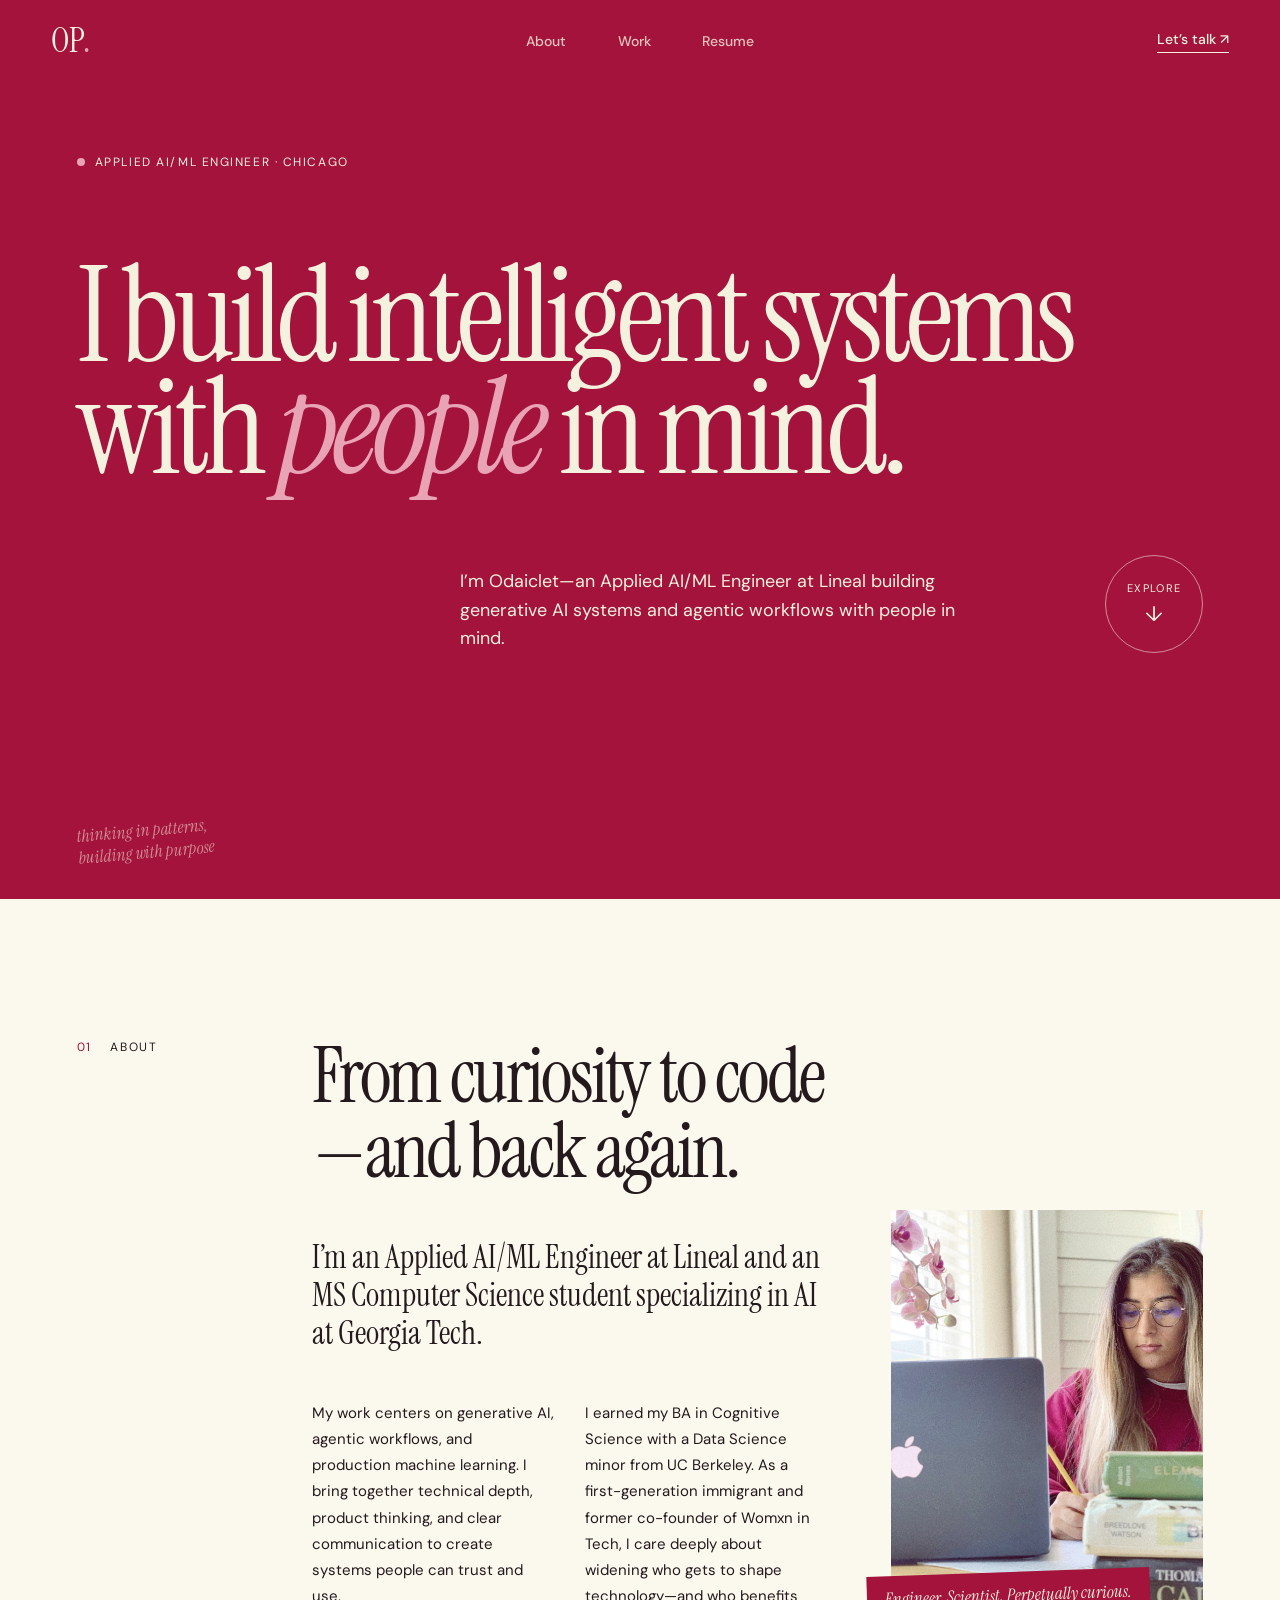
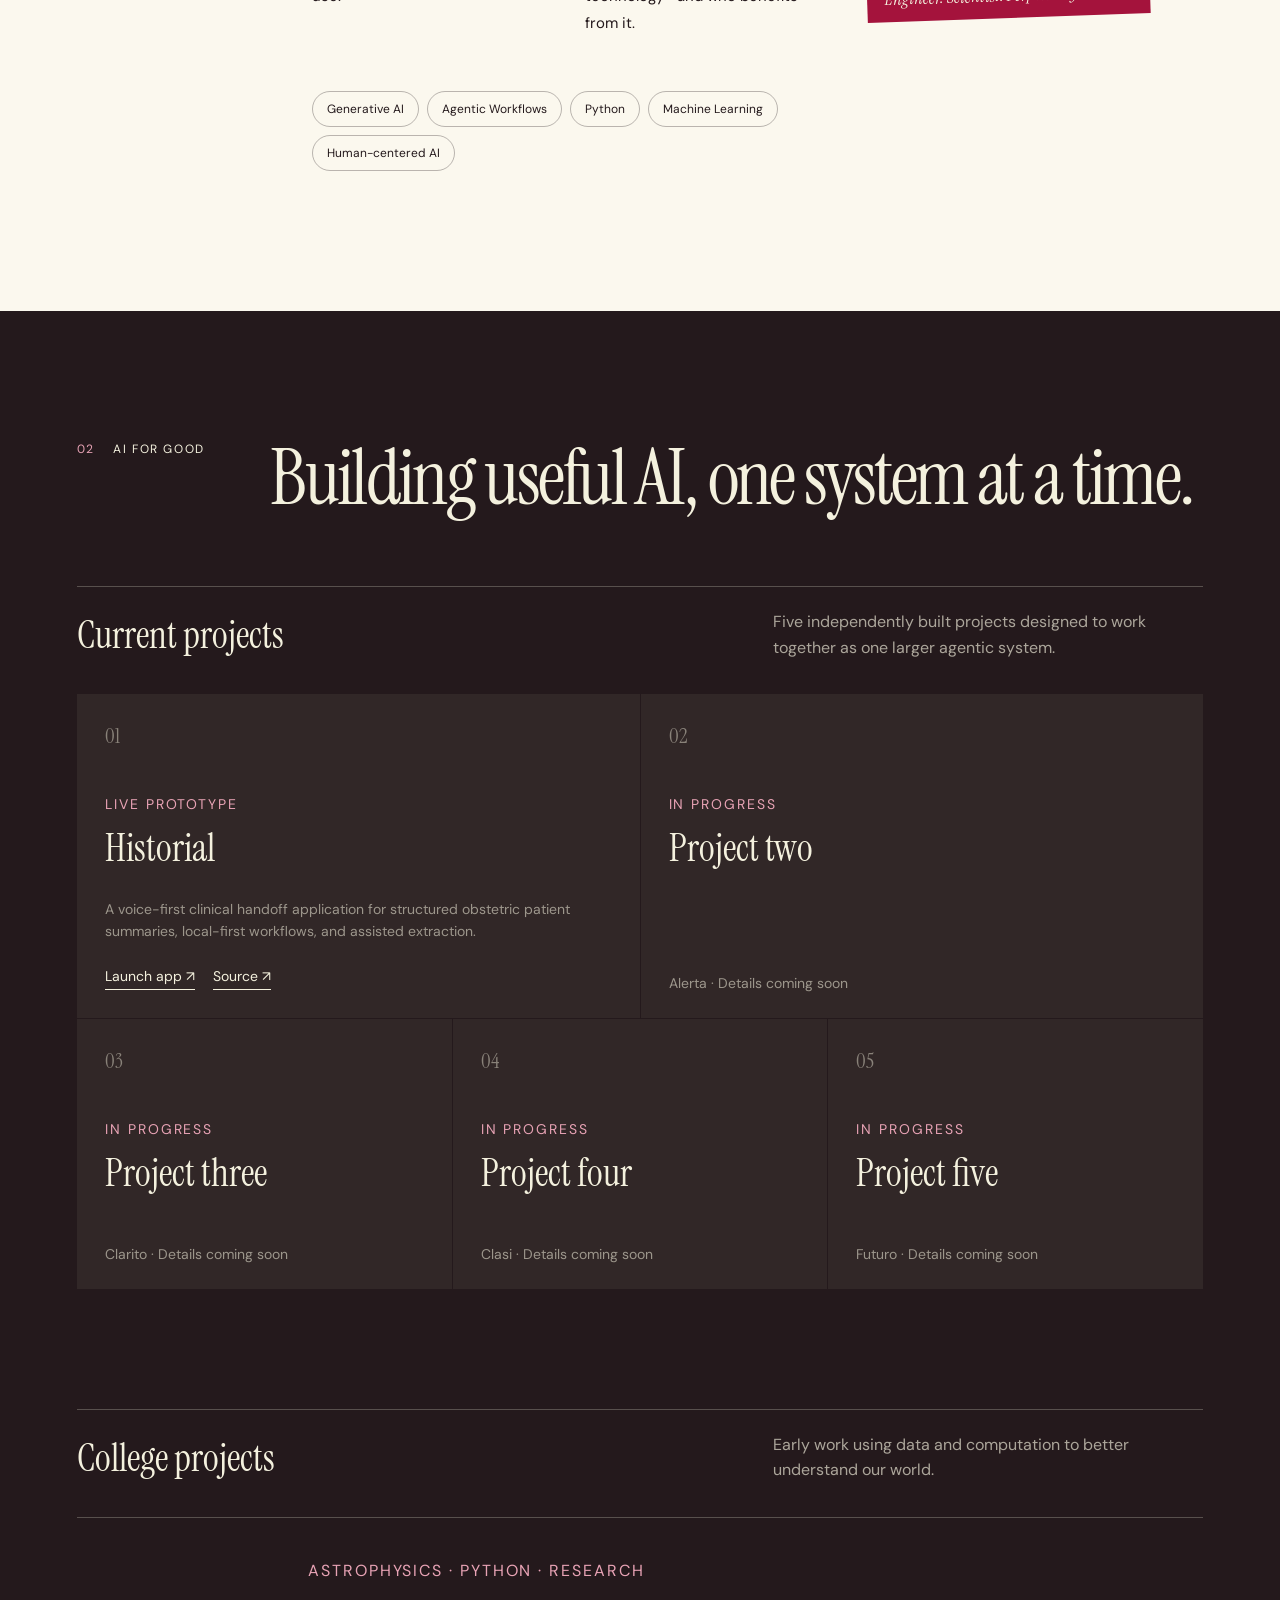
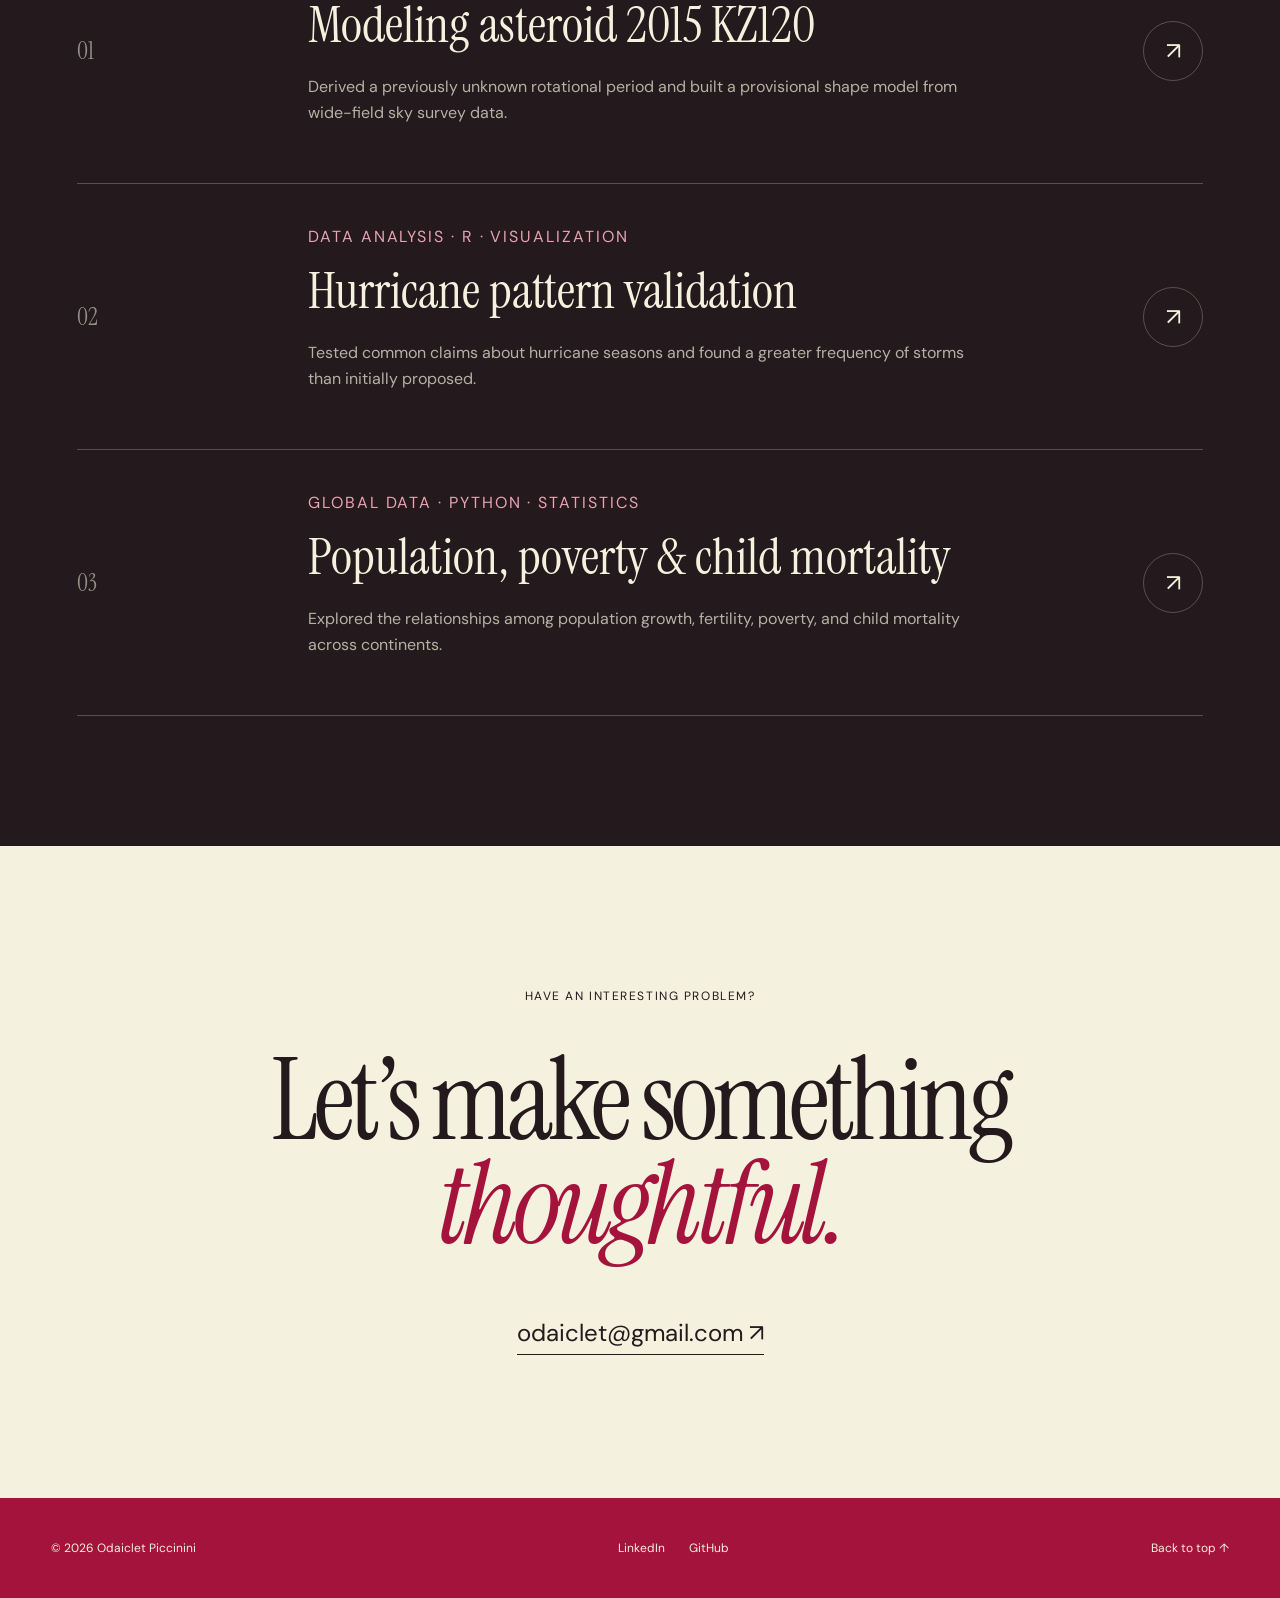
<file: index.html>
<!doctype html>
<html lang="en">
<head>
  <meta charset="utf-8">
  <meta name="viewport" content="width=device-width, initial-scale=1">
  <meta name="description" content="Odaiclet Piccinini is an Applied AI/ML Engineer building generative AI systems and agentic workflows.">
  <meta name="theme-color" content="#a4133c">
  <title>Odaiclet Piccinini — Applied AI/ML Engineer</title>
  <link rel="preconnect" href="https://fonts.googleapis.com">
  <link rel="preconnect" href="https://fonts.gstatic.com" crossorigin>
  <link href="https://fonts.googleapis.com/css2?family=DM+Sans:wght@400;500;600&family=Instrument+Serif:ital@0;1&display=swap" rel="stylesheet">
  <link rel="stylesheet" href="styles.css">
</head>
<body>
  <header class="site-header">
    <a class="wordmark" href="#top" aria-label="Odaiclet Piccinini, home">OP<span>.</span></a>
    <nav aria-label="Primary navigation">
      <a href="#about">About</a>
      <a href="#work">Work</a>
      <a href="resume.html">Resume</a>
    </nav>
    <a class="header-cta" href="mailto:odaiclet@gmail.com">Let’s talk <span aria-hidden="true">↗</span></a>
  </header>

  <main id="top">
    <section class="hero" aria-labelledby="hero-title">
      <div class="eyebrow"><span></span> Applied AI/ML Engineer · Chicago</div>
      <h1 id="hero-title">I build intelligent systems with <em>people</em> in mind.</h1>
      <div class="hero-bottom">
        <p>I’m Odaiclet—an Applied AI/ML Engineer at Lineal building generative AI systems and agentic workflows with people in mind.</p>
        <a class="circle-link" href="#about" aria-label="Learn more about Odaiclet"><span>Explore</span><b aria-hidden="true">↓</b></a>
      </div>
      <div class="scribble" aria-hidden="true">thinking in patterns,<br>building with purpose</div>
    </section>

    <section class="about" id="about" aria-labelledby="about-title">
      <div class="section-label"><span>01</span> About</div>
      <div class="about-copy">
        <h2 id="about-title">From curiosity to code—and back again.</h2>
        <p class="lead">I’m an Applied AI/ML Engineer at Lineal and an MS Computer Science student specializing in AI at Georgia Tech.</p>
        <div class="about-columns">
          <p>My work centers on generative AI, agentic workflows, and production machine learning. I bring together technical depth, product thinking, and clear communication to create systems people can trust and use.</p>
          <p>I earned my BA in Cognitive Science with a Data Science minor from UC Berkeley. As a first-generation immigrant and former co-founder of Womxn in Tech, I care deeply about widening who gets to shape technology—and who benefits from it.</p>
        </div>
        <div class="tags" aria-label="Areas of expertise">
          <span>Generative AI</span><span>Agentic Workflows</span><span>Python</span><span>Machine Learning</span><span>Human-centered AI</span>
        </div>
      </div>
      <figure class="portrait-wrap">
        <img src="images/IMG_7664.jpg" alt="Portrait of Odaiclet Piccinini" width="1242" height="1540">
        <figcaption>Engineer. Scientist. Perpetually curious.</figcaption>
      </figure>
    </section>

    <section class="work" id="work" aria-labelledby="work-title">
      <div class="work-heading">
        <div class="section-label light"><span>02</span> AI for good</div>
        <h2 id="work-title">Building useful AI, one system at a time.</h2>
      </div>
      <div class="work-group current-work">
        <div class="work-group-heading">
          <p>Current projects</p>
          <p>Five independently built projects designed to work together as one larger agentic system.</p>
        </div>
        <div class="current-grid">
          <article class="current-card has-links">
            <span>01</span>
            <p>Live prototype</p>
            <h3>Historial</h3>
          
            <small>
              A voice-first clinical handoff application for structured obstetric
              patient summaries, local-first workflows, and assisted extraction.
            </small>
          
            <div class="current-card-links">
              <a
                href="https://www.odaicletpiccinini.com/historial/"
                target="_blank"
                rel="noopener"
              >
                Launch app ↗
              </a>
          
              <a
                href="https://github.com/odaiclet/historial"
                target="_blank"
                rel="noopener"
              >
                Source ↗
              </a>
            </div>
          </article>
          <article class="current-card"><span>02</span><p>In progress</p><h3>Project two</h3><small>Alerta · Details coming soon</small></article>
          <article class="current-card"><span>03</span><p>In progress</p><h3>Project three</h3><small>Clarito · Details coming soon</small></article>
          <article class="current-card"><span>04</span><p>In progress</p><h3>Project four</h3><small>Clasi · Details coming soon</small></article>
          <article class="current-card"><span>05</span><p>In progress</p><h3>Project five</h3><small>Futuro · Details coming soon</small></article>
        </div>
      </div>
      <div class="work-group college-work">
        <div class="work-group-heading">
          <p>College projects</p>
          <p>Early work using data and computation to better understand our world.</p>
        </div>
      <div class="project-list">
        <article class="project">
          <div class="project-number">01</div>
          <div class="project-copy">
            <p class="project-type">Astrophysics · Python · Research</p>
            <h3>Modeling asteroid 2015 KZ120</h3>
            <p>Derived a previously unknown rotational period and built a provisional shape model from wide-field sky survey data.</p>
          </div>
          <a href="https://github.com/odaiclet/Shape-Model-of-Asteroid-2015-KZ120" aria-label="View asteroid project on GitHub">↗</a>
        </article>
        <article class="project">
          <div class="project-number">02</div>
          <div class="project-copy">
            <p class="project-type">Data analysis · R · Visualization</p>
            <h3>Hurricane pattern validation</h3>
            <p>Tested common claims about hurricane seasons and found a greater frequency of storms than initially proposed.</p>
          </div>
          <a href="https://github.com/odaiclet/Hurricane-Pattern-Validation" aria-label="View hurricane project on GitHub">↗</a>
        </article>
        <article class="project">
          <div class="project-number">03</div>
          <div class="project-copy">
            <p class="project-type">Global data · Python · Statistics</p>
            <h3>Population, poverty & child mortality</h3>
            <p>Explored the relationships among population growth, fertility, poverty, and child mortality across continents.</p>
          </div>
          <a href="https://github.com/odaiclet/Trend-Analysis-of-the-World-s-Population-Poverty-and-Fertility-Rates-and-Child-Mortality" aria-label="View population project on GitHub">↗</a>
        </article>
      </div>
      </div>
    </section>

    <section class="contact" id="contact" aria-labelledby="contact-title">
      <p>Have an interesting problem?</p>
      <h2 id="contact-title">Let’s make something <em>thoughtful.</em></h2>
      <a href="mailto:odaiclet@gmail.com">odaiclet@gmail.com <span aria-hidden="true">↗</span></a>
    </section>
  </main>

  <footer>
    <p>© <span id="year">2026</span> Odaiclet Piccinini</p>
    <div>
      <a href="https://www.linkedin.com/in/odaiclet">LinkedIn</a>
      <a href="https://github.com/odaiclet">GitHub</a>
    </div>
    <a href="#top">Back to top ↑</a>
  </footer>
  <script src="script.js"></script>
</body>
</html>
</file>
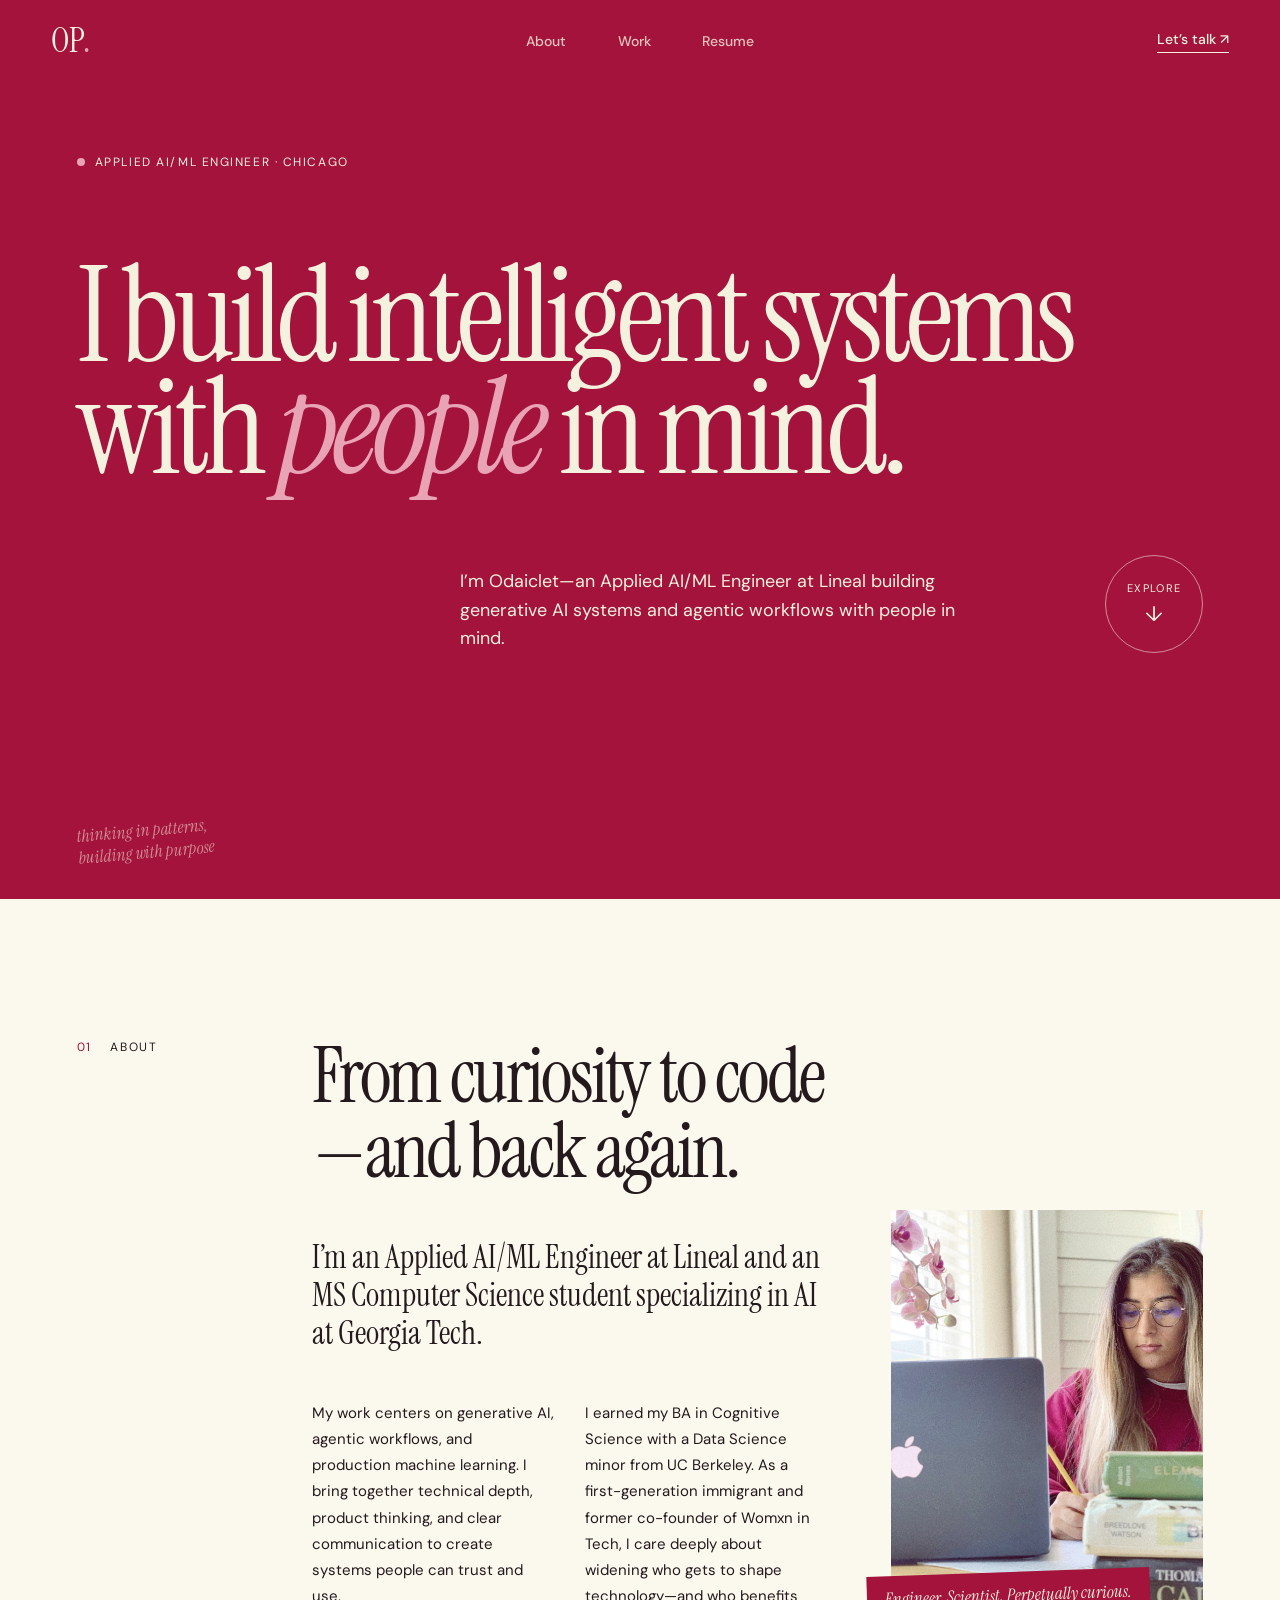
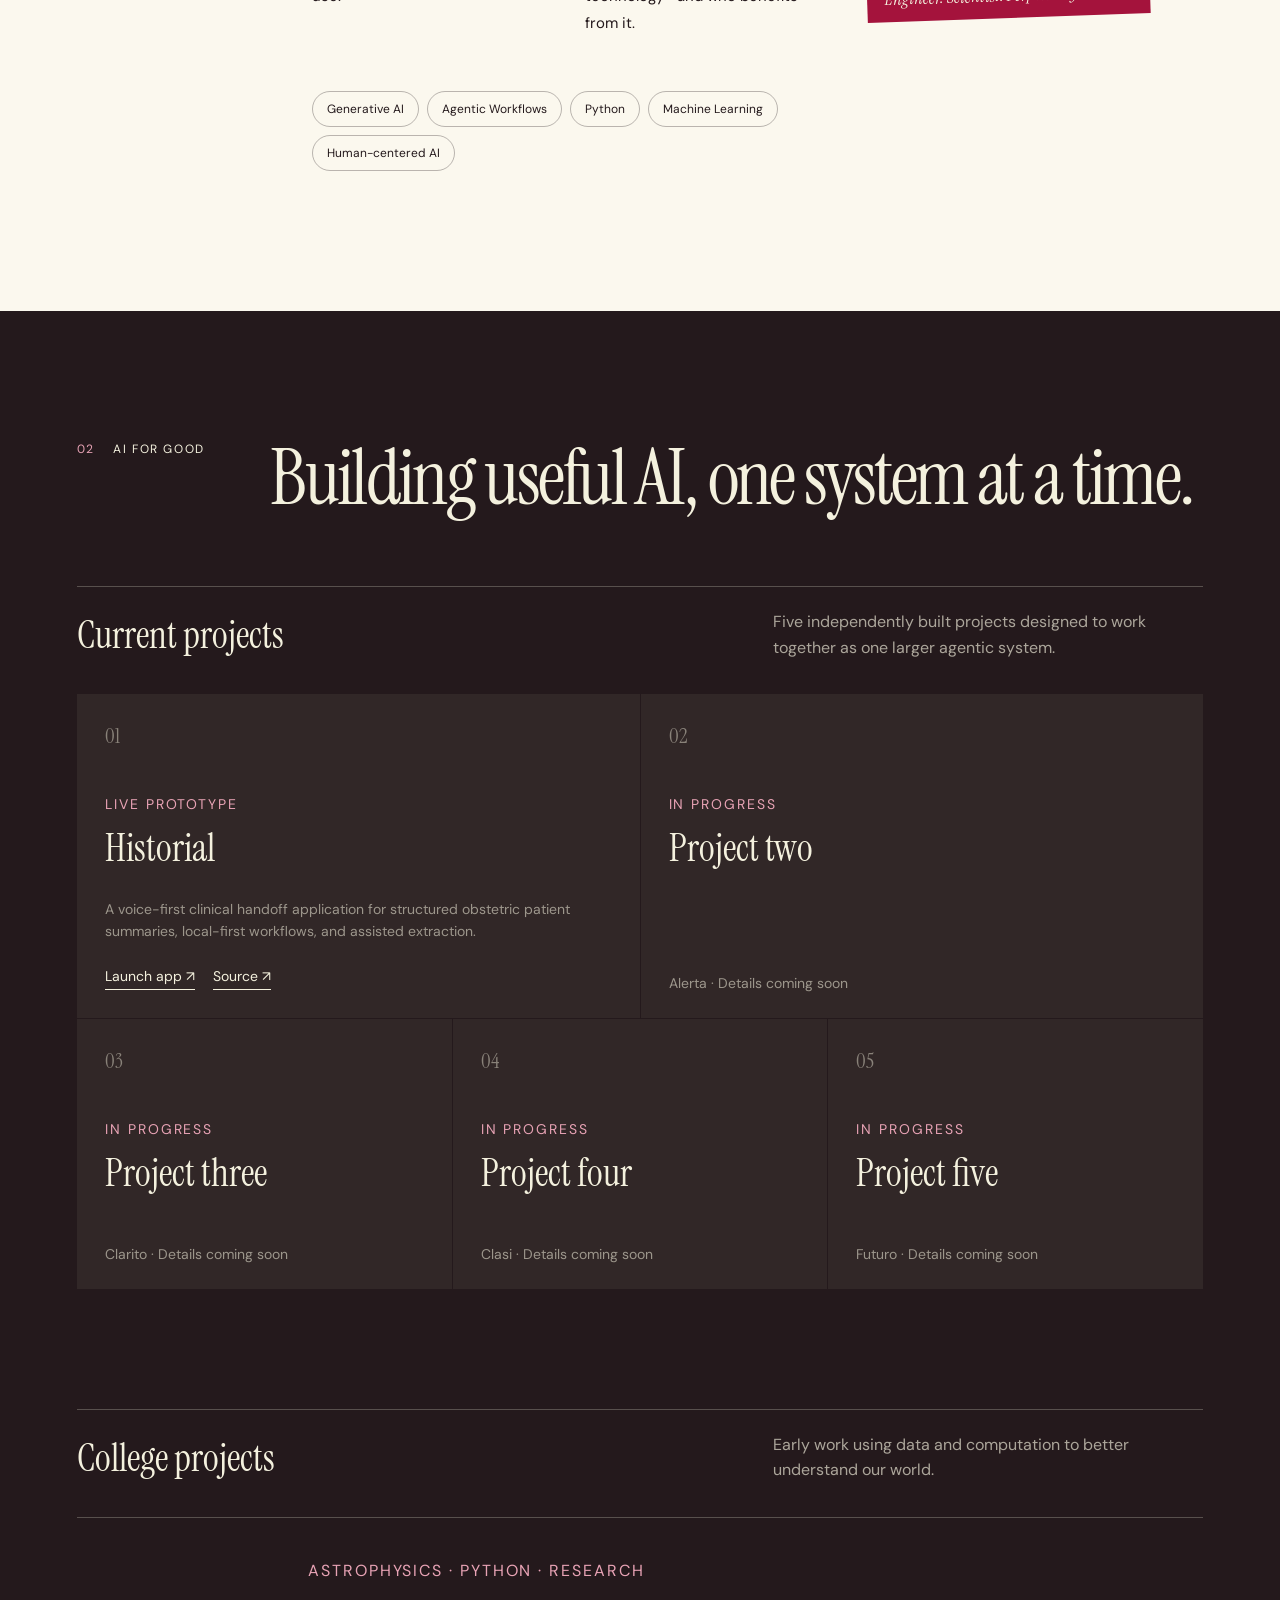
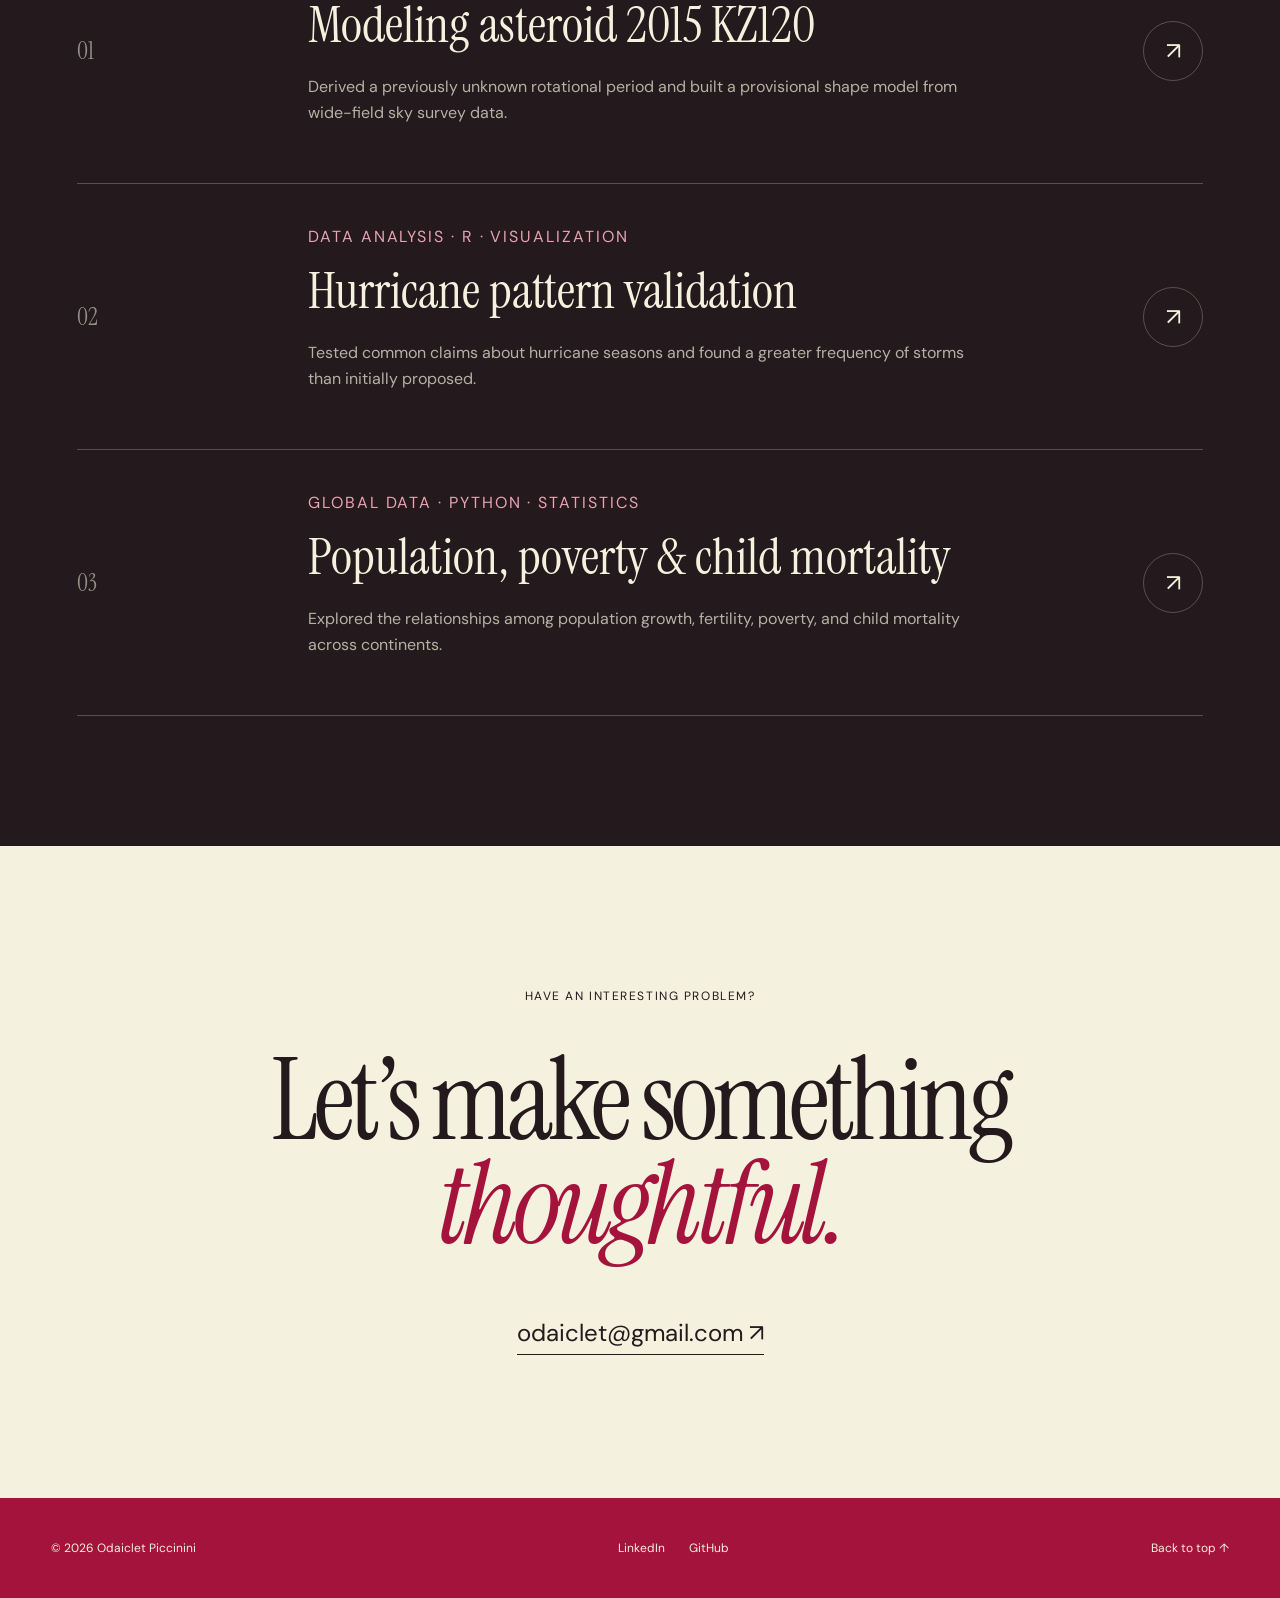
<file: about-me.html>
<!doctype html><html lang="en"><head><meta charset="utf-8"><meta name="viewport" content="width=device-width"><meta http-equiv="refresh" content="0; url=index.html#about"><title>About Odaiclet Piccinini</title></head><body><p><a href="index.html#about">Continue to About</a></p></body></html>
</file>
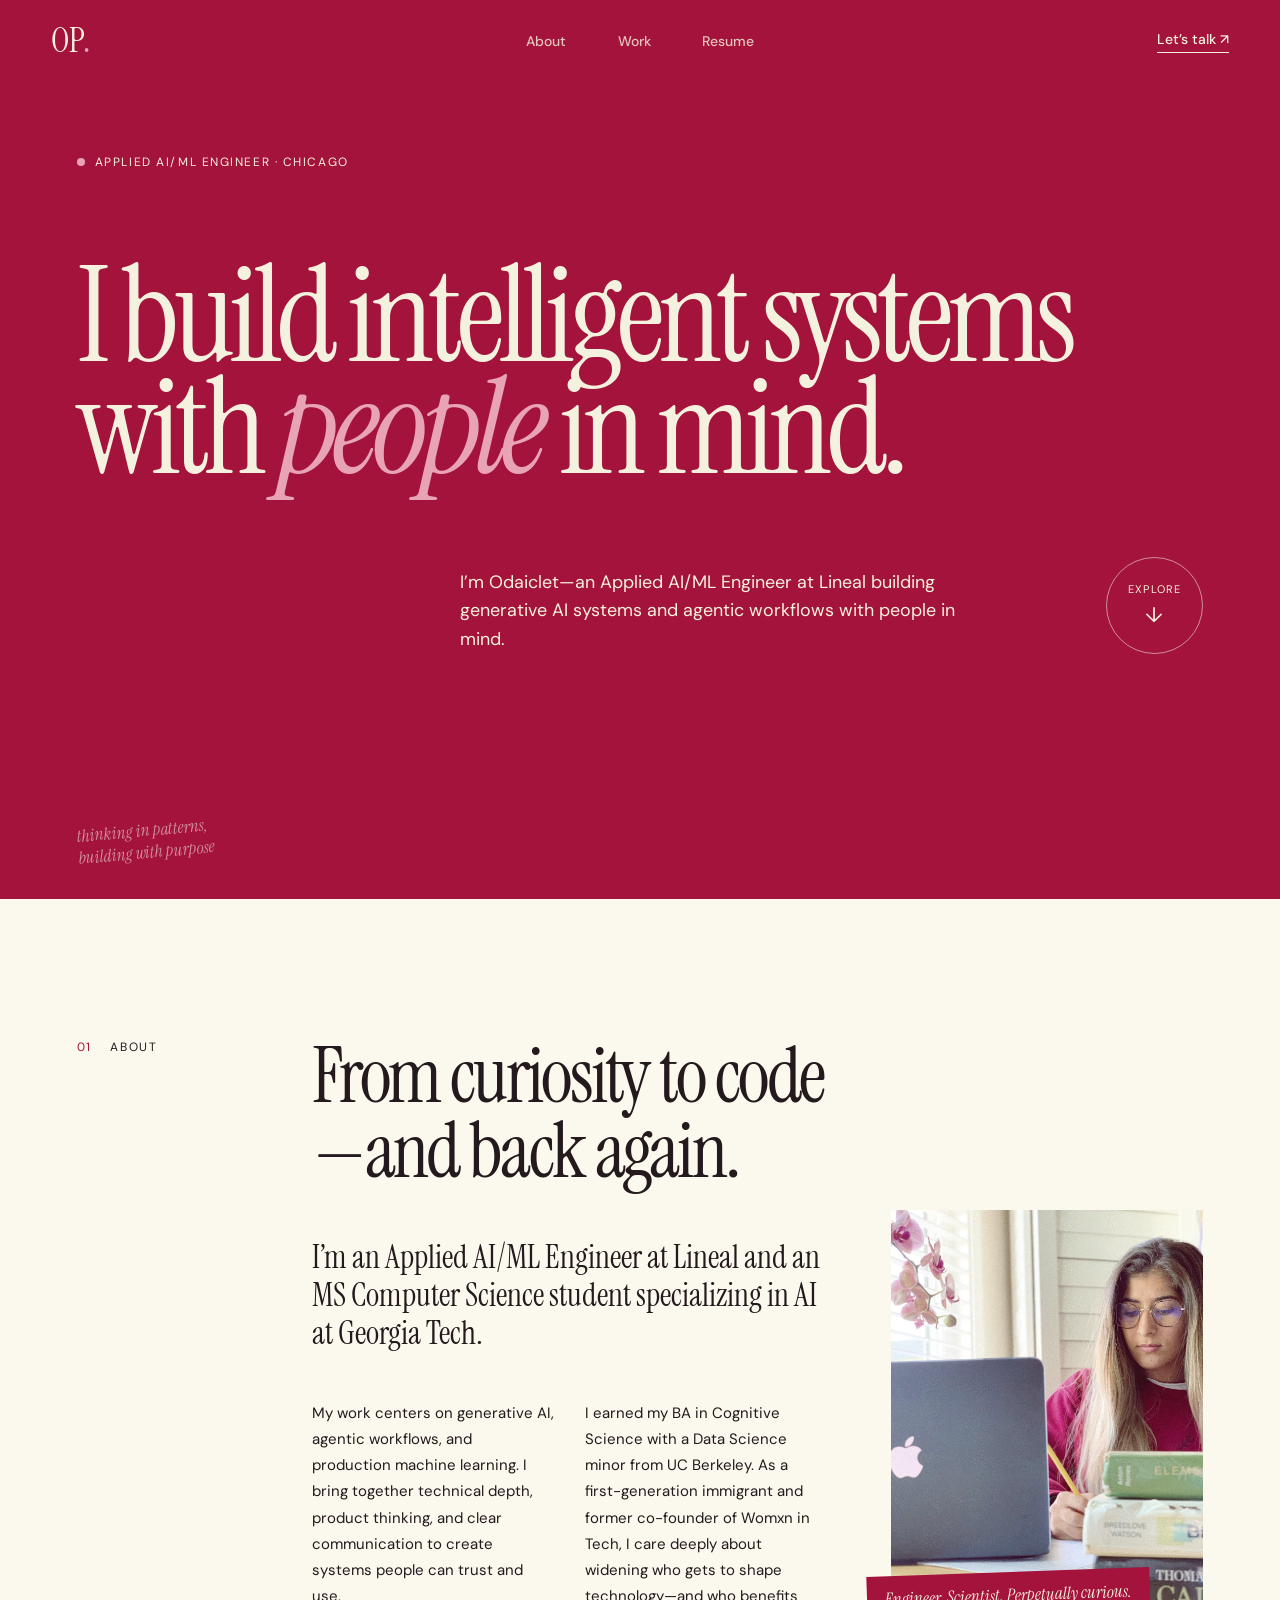
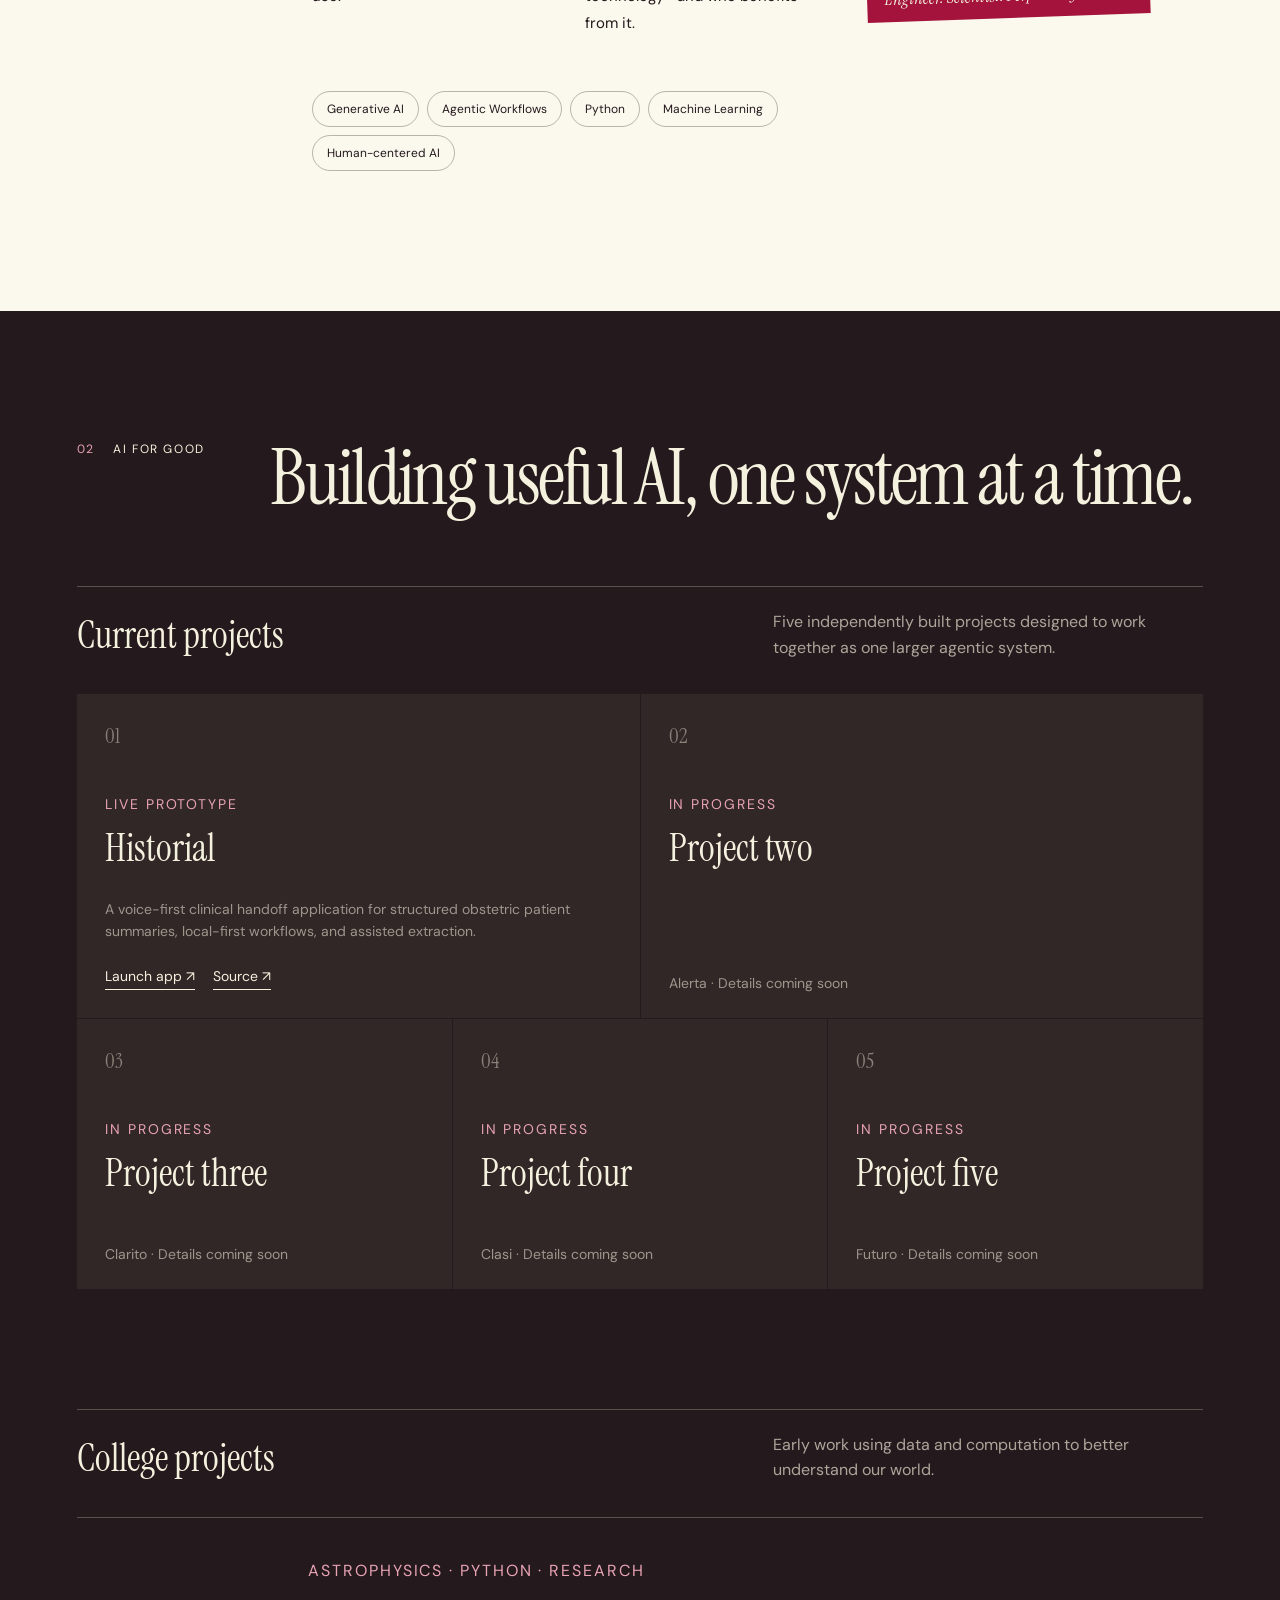
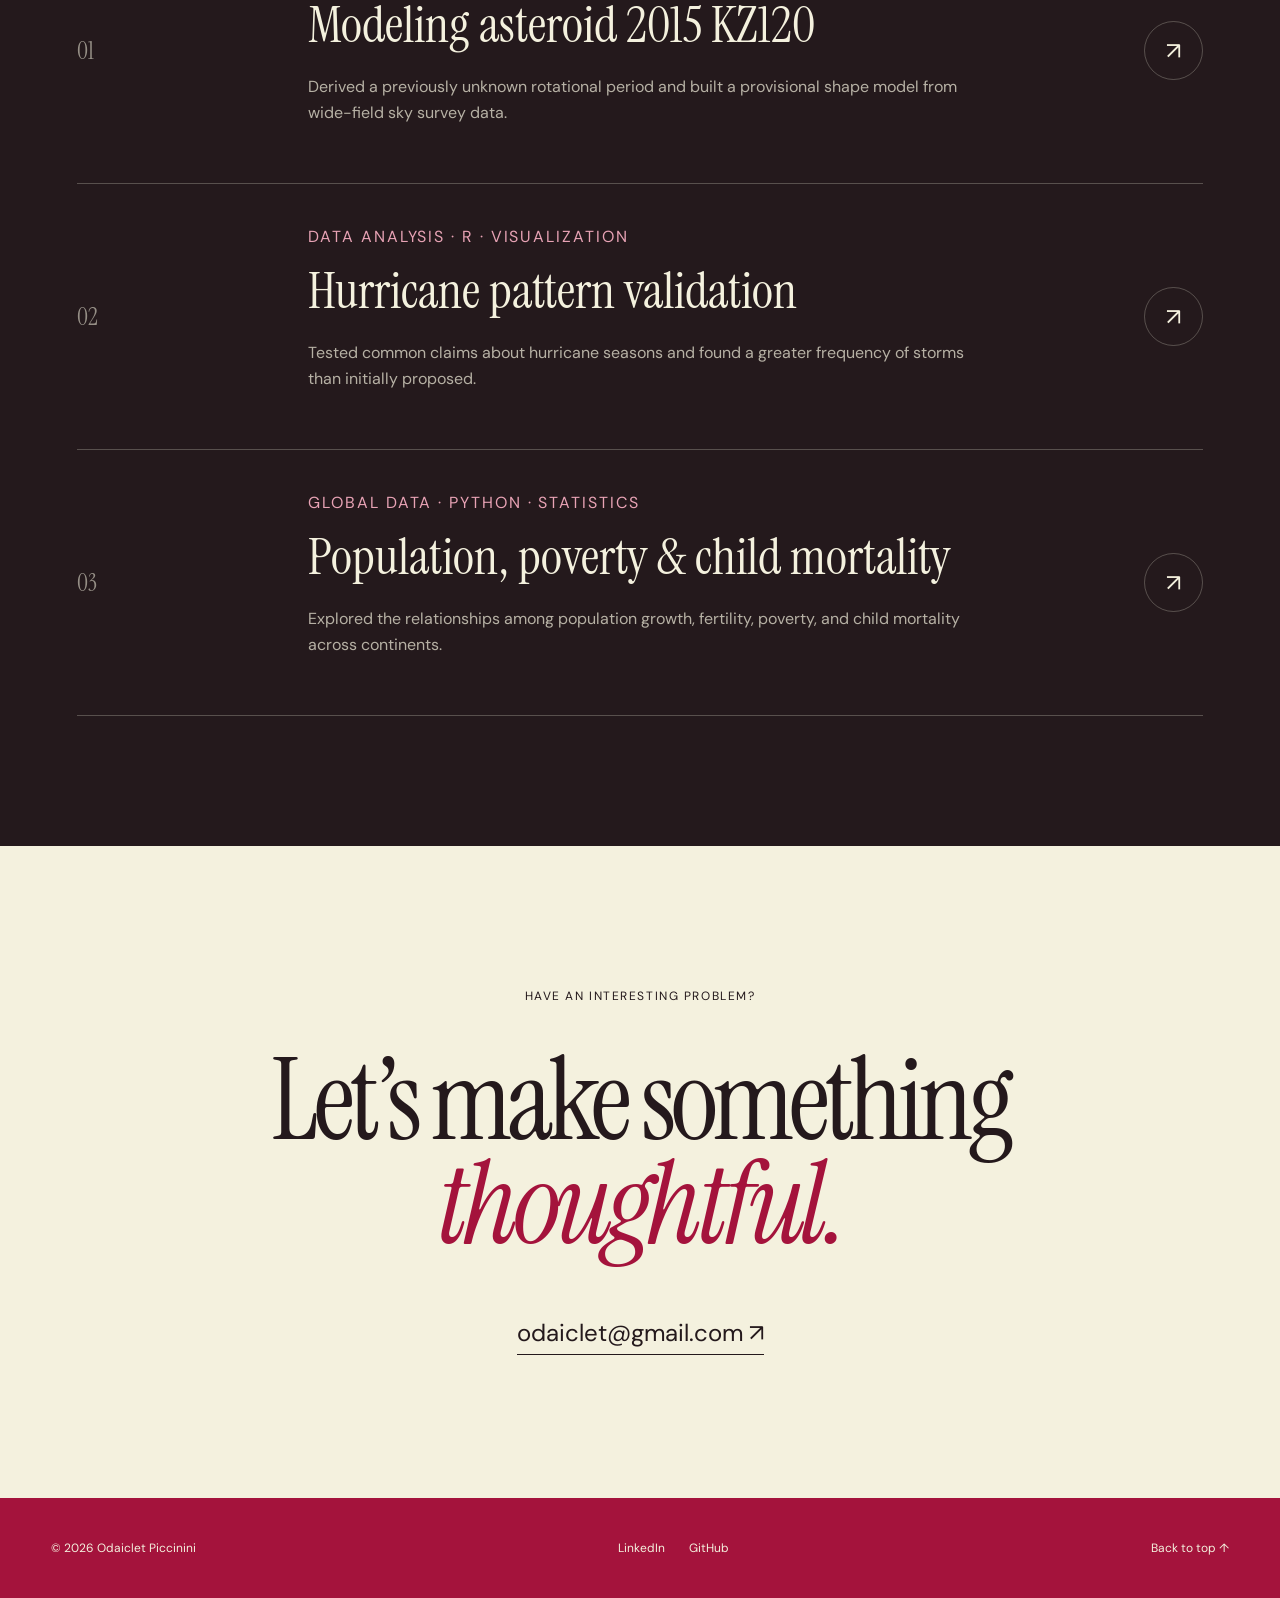
<file: projects.html>
<!doctype html><html lang="en"><head><meta charset="utf-8"><meta name="viewport" content="width=device-width"><meta http-equiv="refresh" content="0; url=index.html#work"><title>Selected work — Odaiclet Piccinini</title></head><body><p><a href="index.html#work">Continue to selected work</a></p></body></html>
</file>
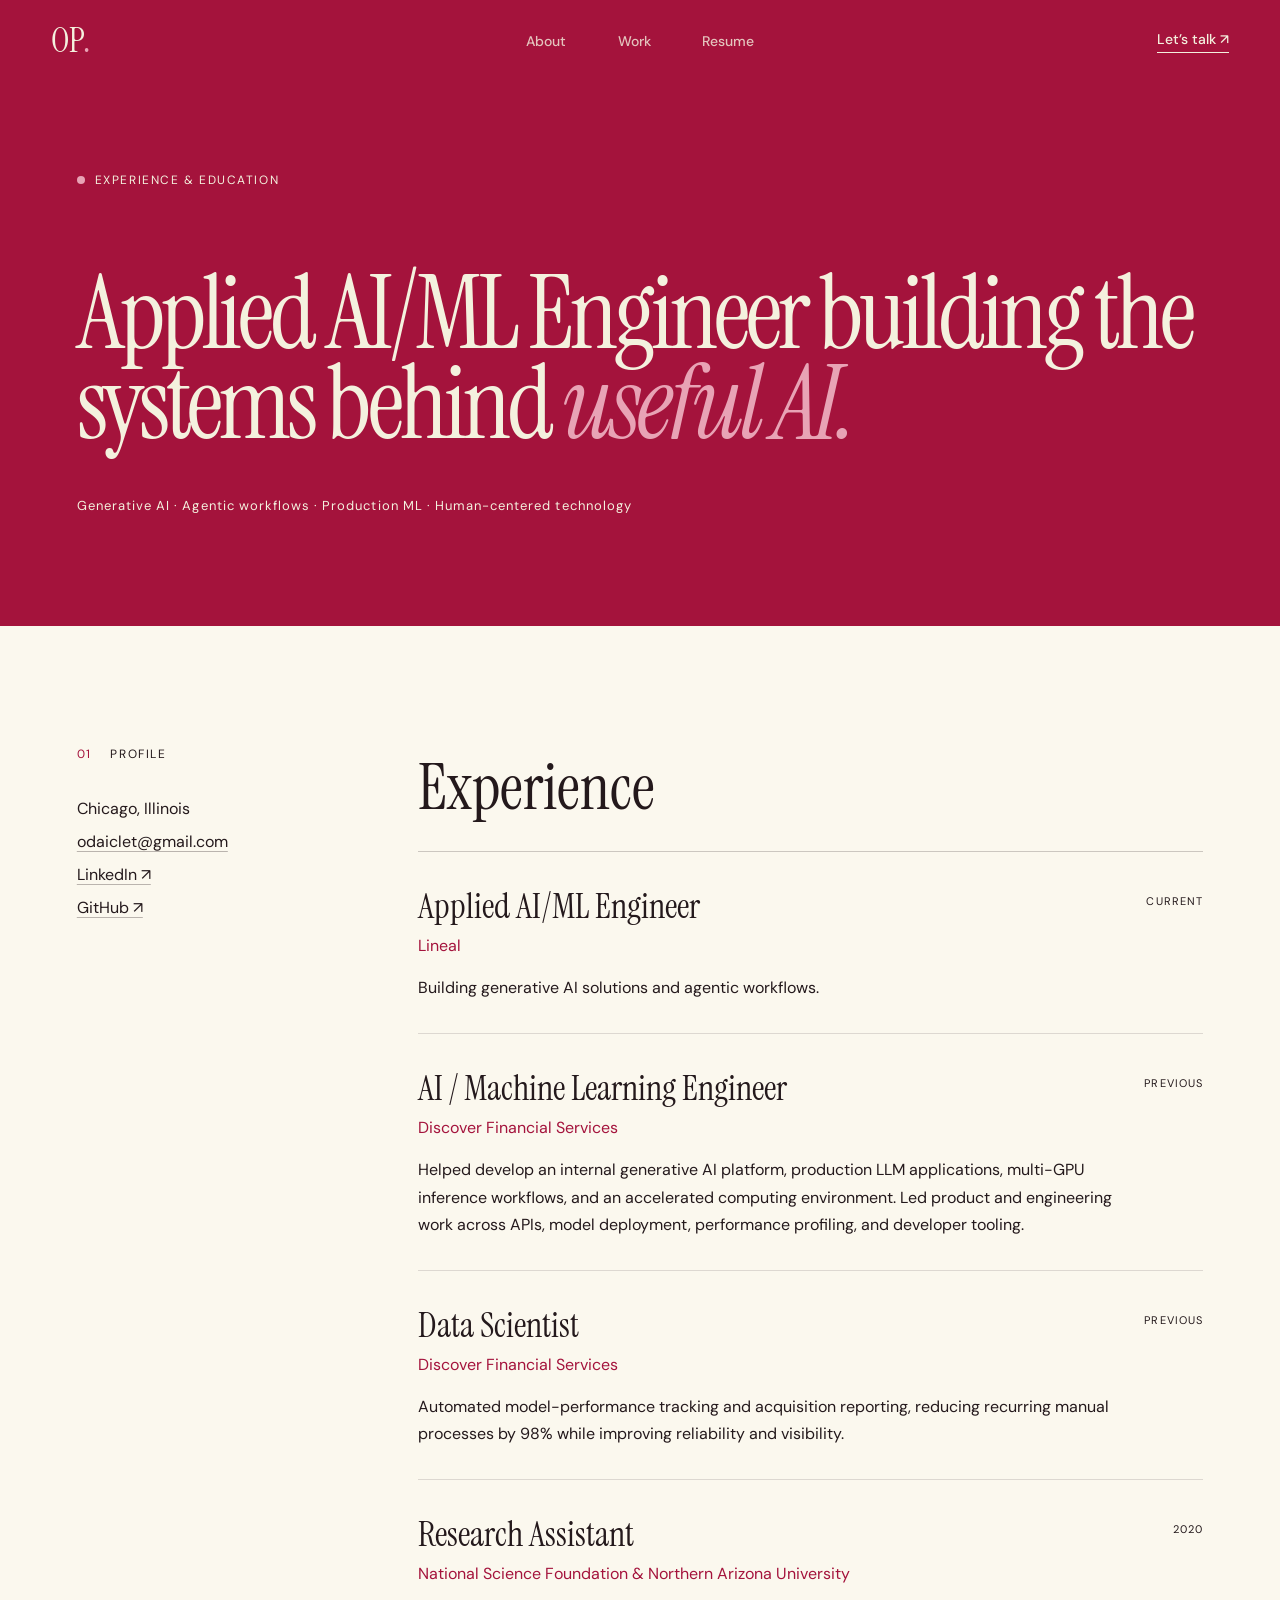
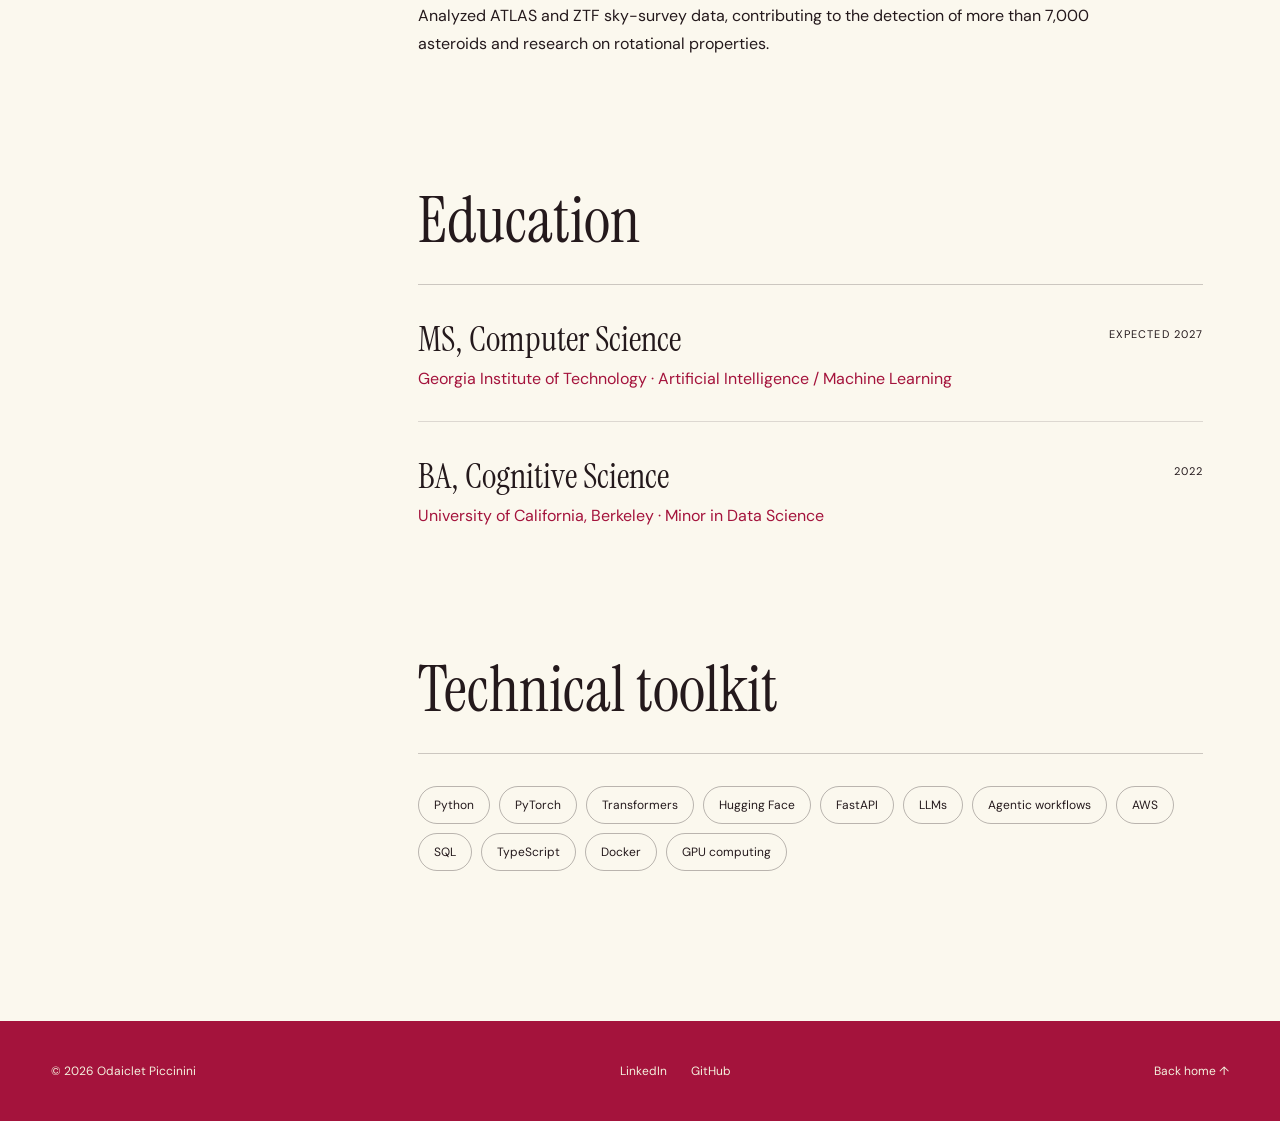
<file: resume.html>
<!doctype html>
<html lang="en">
<head>
  <meta charset="utf-8">
  <meta name="viewport" content="width=device-width, initial-scale=1">
  <meta name="description" content="Experience and education of Applied AI/ML Engineer Odaiclet Piccinini.">
  <meta name="theme-color" content="#a4133c">
  <title>Resume — Odaiclet Piccinini</title>
  <link rel="preconnect" href="https://fonts.googleapis.com">
  <link rel="preconnect" href="https://fonts.gstatic.com" crossorigin>
  <link href="https://fonts.googleapis.com/css2?family=DM+Sans:wght@400;500;600&family=Instrument+Serif:ital@0;1&display=swap" rel="stylesheet">
  <link rel="stylesheet" href="styles.css">
</head>
<body class="resume-page">
  <header class="site-header">
    <a class="wordmark" href="index.html" aria-label="Odaiclet Piccinini, home">OP<span>.</span></a>
    <nav aria-label="Primary navigation"><a href="index.html#about">About</a><a href="index.html#work">Work</a><a href="resume.html" aria-current="page">Resume</a></nav>
    <a class="header-cta" href="mailto:odaiclet@gmail.com">Let’s talk <span aria-hidden="true">↗</span></a>
  </header>
  <main>
    <section class="resume-intro">
      <div class="eyebrow"><span></span> Experience & education</div>
      <h1>Applied AI/ML Engineer building the systems behind <em>useful AI.</em></h1>
      <p>Generative AI · Agentic workflows · Production ML · Human-centered technology</p>
    </section>
    <section class="resume-body">
      <aside>
        <div class="section-label"><span>01</span> Profile</div>
        <p>Chicago, Illinois</p>
        <a href="mailto:odaiclet@gmail.com">odaiclet@gmail.com</a>
        <a href="https://www.linkedin.com/in/odaiclet">LinkedIn ↗</a>
        <a href="https://github.com/odaiclet">GitHub ↗</a>
      </aside>
      <div class="resume-content">
        <section class="resume-section">
          <h2>Experience</h2>
          <article class="role current-role"><div><h3>Applied AI/ML Engineer</h3><p>Lineal</p></div><span>Current</span><p>Building generative AI solutions and agentic workflows.</p></article>
          <article class="role"><div><h3>AI / Machine Learning Engineer</h3><p>Discover Financial Services</p></div><span>Previous</span><p>Helped develop an internal generative AI platform, production LLM applications, multi-GPU inference workflows, and an accelerated computing environment. Led product and engineering work across APIs, model deployment, performance profiling, and developer tooling.</p></article>
          <article class="role"><div><h3>Data Scientist</h3><p>Discover Financial Services</p></div><span>Previous</span><p>Automated model-performance tracking and acquisition reporting, reducing recurring manual processes by 98% while improving reliability and visibility.</p></article>
          <article class="role"><div><h3>Research Assistant</h3><p>National Science Foundation & Northern Arizona University</p></div><span>2020</span><p>Analyzed ATLAS and ZTF sky-survey data, contributing to the detection of more than 7,000 asteroids and research on rotational properties.</p></article>
        </section>
        <section class="resume-section">
          <h2>Education</h2>
          <article class="role"><div><h3>MS, Computer Science</h3><p>Georgia Institute of Technology · Artificial Intelligence / Machine Learning</p></div><span>Expected 2027</span></article>
          <article class="role"><div><h3>BA, Cognitive Science</h3><p>University of California, Berkeley · Minor in Data Science</p></div><span>2022</span></article>
        </section>
        <section class="resume-section">
          <h2>Technical toolkit</h2>
          <div class="resume-skills"><span>Python</span><span>PyTorch</span><span>Transformers</span><span>Hugging Face</span><span>FastAPI</span><span>LLMs</span><span>Agentic workflows</span><span>AWS</span><span>SQL</span><span>TypeScript</span><span>Docker</span><span>GPU computing</span></div>
        </section>
      </div>
    </section>
  </main>
  <footer><p>© <span id="year">2026</span> Odaiclet Piccinini</p><div><a href="https://www.linkedin.com/in/odaiclet">LinkedIn</a><a href="https://github.com/odaiclet">GitHub</a></div><a href="index.html">Back home ↑</a></footer>
  <script src="script.js"></script>
</body>
</html>
</file>
<file: styles.css>
:root {
  --wine: #a4133c;
  --wine-dark: #780b2a;
  --beige: #f4f1de;
  --ink: #24191c;
  --paper: #fbf8ee;
  --line: rgba(244, 241, 222, .25);
  --sans: "DM Sans", sans-serif;
  --serif: "Instrument Serif", Georgia, serif;
}
.current-card.has-links small {
  display: block;
  position: static;
  line-height: 1.55;
  max-width: 38rem;
}

.current-card-links {
  display: flex;
  flex-wrap: wrap;
  gap: 18px;
  margin-top: 24px;
}

.current-card-links a {
  border-bottom: 1px solid currentColor;
  color: #f4f1de;
  font-size: 14px;
  padding-bottom: 4px;
}

* { box-sizing: border-box; }
html { scroll-behavior: smooth; }
body { margin: 0; background: var(--paper); color: var(--ink); font-family: var(--sans); }
a { color: inherit; text-decoration: none; }

.site-header {
  align-items: center; background: var(--wine); color: var(--beige); display: grid;
  grid-template-columns: 1fr auto 1fr; padding: 24px 4vw; position: relative; z-index: 2;
}
.wordmark { font-family: var(--serif); font-size: 34px; line-height: 1; justify-self: start; }
.wordmark span { color: #e8a3b5; }
nav { display: flex; gap: clamp(22px, 4vw, 56px); }
nav a, .header-cta { font-size: 14px; font-weight: 500; }
nav a { opacity: .8; transition: opacity .2s; }
nav a:hover { opacity: 1; }
.header-cta { border-bottom: 1px solid currentColor; justify-self: end; padding-bottom: 4px; }

.hero { background: var(--wine); color: var(--beige); min-height: calc(100vh - 83px); overflow: hidden; padding: 8vh 6vw 7vh; position: relative; }
.eyebrow { align-items: center; display: flex; font-size: 12px; gap: 10px; letter-spacing: .13em; text-transform: uppercase; }
.eyebrow span { background: #e8a3b5; border-radius: 50%; height: 8px; width: 8px; }
.hero h1 { font-family: var(--serif); font-size: clamp(68px, 10.5vw, 162px); font-weight: 400; letter-spacing: -.045em; line-height: .83; margin: 10vh 0 8vh; max-width: 1200px; }
.hero h1 em, .contact h2 em { color: #e8a3b5; font-weight: 400; }
.hero-bottom { align-items: end; display: flex; justify-content: space-between; margin-left: 34%; }
.hero-bottom > p { font-size: clamp(16px, 1.4vw, 21px); line-height: 1.6; margin: 0; max-width: 520px; }
.circle-link { align-items: center; border: 1px solid rgba(244,241,222,.55); border-radius: 50%; display: flex; flex-direction: column; font-size: 11px; height: 98px; justify-content: center; letter-spacing: .12em; text-transform: uppercase; transition: .25s; width: 98px; }
.circle-link b { font-size: 21px; font-weight: 400; margin-top: 5px; }
.circle-link:hover { background: var(--beige); color: var(--wine); transform: rotate(-7deg); }
.scribble { bottom: 4vh; font-family: var(--serif); font-size: 17px; font-style: italic; left: 6vw; opacity: .55; position: absolute; transform: rotate(-5deg); }

.about { display: grid; gap: clamp(30px, 5vw, 80px); grid-template-columns: .55fr 1.65fr 1fr; padding: 140px 6vw; }
.section-label { font-size: 12px; letter-spacing: .13em; text-transform: uppercase; }
.section-label span { color: var(--wine); margin-right: 14px; }
.about-copy h2, .work-heading h2 { font-family: var(--serif); font-size: clamp(50px, 6vw, 88px); font-weight: 400; letter-spacing: -.035em; line-height: .98; margin: 0 0 48px; }
.lead { font-family: var(--serif); font-size: clamp(27px, 2.5vw, 38px); line-height: 1.2; }
.about-columns { display: grid; gap: 30px; grid-template-columns: 1fr 1fr; }
.about-columns p { font-size: 15px; line-height: 1.75; }
.tags { display: flex; flex-wrap: wrap; gap: 8px; margin-top: 40px; }
.tags span { border: 1px solid rgba(36,25,28,.3); border-radius: 50px; font-size: 12px; padding: 9px 14px; }
.portrait-wrap { align-self: center; margin: 0; position: relative; }
.portrait-wrap img { aspect-ratio: 4 / 5; display: block; filter: saturate(.72) contrast(1.03); height: auto; object-fit: cover; width: 100%; }
.portrait-wrap figcaption { background: var(--wine); bottom: -18px; color: var(--beige); font-family: var(--serif); font-size: 17px; font-style: italic; left: -24px; padding: 12px 18px; position: absolute; transform: rotate(-2deg); }

.work { background: var(--ink); color: var(--beige); padding: 130px 6vw; }
.work-heading { display: grid; grid-template-columns: .55fr 2.65fr; }
.section-label.light span { color: #e8a3b5; }
.work-heading h2 { margin-bottom: 70px; }
.work-group + .work-group { margin-top: 120px; }
.work-group-heading { align-items: end; border-top: 1px solid var(--line); display: flex; justify-content: space-between; padding: 22px 0 34px; }
.work-group-heading p:first-child { font-family: var(--serif); font-size: clamp(30px, 3vw, 44px); margin: 0; }
.work-group-heading p:last-child { line-height: 1.6; margin: 0; max-width: 430px; opacity: .65; }
.current-grid { display: grid; gap: 1px; grid-template-columns: repeat(6, 1fr); }
.current-card { background: rgba(244,241,222,.06); min-height: 270px; padding: 28px; position: relative; transition: background .2s, transform .2s; }
.current-card:nth-child(1), .current-card:nth-child(2) { grid-column: span 3; }
.current-card:nth-child(n+3) { grid-column: span 2; }
.current-card:hover { background: rgba(244,241,222,.11); transform: translateY(-4px); }
.current-card > span { font-family: var(--serif); font-size: 21px; opacity: .45; }
.current-card > p { color: #e8a3b5; font-size: 14px; letter-spacing: .14em; margin: 45px 0 10px; text-transform: uppercase; }
.current-card h3 { font-family: var(--serif); font-size: clamp(30px, 3vw, 44px); font-weight: 400; margin: 0 0 26px; }
.current-card small { bottom: 26px; font-size: 14px; left: 28px; opacity: .55; position: absolute; }
.project { align-items: center; border-top: 1px solid var(--line); display: grid; gap: 30px; grid-template-columns: .5fr 2fr auto; padding: 42px 0; transition: padding .25s; }
.project:last-child { border-bottom: 1px solid var(--line); }
.project:hover { padding-left: 16px; }
.project-number { font-family: var(--serif); font-size: 24px; opacity: .55; }
.project-type { color: #e8a3b5; font-size: 16px; letter-spacing: .12em; margin: 0 0 10px; text-transform: uppercase; }
.project h3 { font-family: var(--serif); font-size: clamp(32px, 4vw, 60px); font-weight: 400; margin: 0; }
.project-copy > p:last-child { line-height: 1.6; max-width: 660px; opacity: .7; }
.project > a { align-items: center; border: 1px solid var(--line); border-radius: 50%; display: flex; font-size: 24px; height: 60px; justify-content: center; transition: .2s; width: 60px; }
.project > a:hover { background: var(--beige); color: var(--ink); }

.contact { background: var(--beige); padding: 130px 6vw 150px; text-align: center; }
.contact > p { font-size: 12px; letter-spacing: .13em; text-transform: uppercase; }
.contact h2 { font-family: var(--serif); font-size: clamp(62px, 9vw, 138px); font-weight: 400; letter-spacing: -.045em; line-height: .9; margin: 45px auto 60px; max-width: 1100px; }
.contact h2 em { color: var(--wine); }
.contact > a { border-bottom: 1px solid currentColor; font-size: clamp(17px, 2vw, 24px); padding-bottom: 6px; }

footer { align-items: center; background: var(--wine); color: var(--beige); display: flex; font-size: 12px; justify-content: space-between; padding: 30px 4vw; }
footer div { display: flex; gap: 24px; }
footer a:hover { text-decoration: underline; }

.resume-intro { background: var(--wine); color: var(--beige); padding: 10vh 6vw 11vh; }
.resume-intro h1 { font-family: var(--serif); font-size: clamp(62px, 8vw, 122px); font-weight: 400; letter-spacing: -.04em; line-height: .88; margin: 9vh 0 48px; max-width: 1150px; }
.resume-intro h1 em { color: #e8a3b5; font-weight: 400; }
.resume-intro > p { font-size: 13px; letter-spacing: .08em; }
.resume-body { display: grid; gap: clamp(45px, 8vw, 130px); grid-template-columns: .7fr 2.3fr; padding: 120px 6vw 150px; }
.resume-body aside { display: flex; flex-direction: column; gap: 12px; }
.resume-body aside .section-label { margin-bottom: 24px; }
.resume-body aside p { margin: 0; }
.resume-body aside a { text-decoration: underline; text-decoration-color: rgba(36,25,28,.3); text-underline-offset: 4px; }
.resume-section + .resume-section { margin-top: 90px; }
.resume-section > h2 { border-bottom: 1px solid rgba(36,25,28,.22); font-family: var(--serif); font-size: clamp(46px, 5vw, 72px); font-weight: 400; margin: 0; padding-bottom: 22px; }
.role { display: grid; gap: 10px 30px; grid-template-columns: 1fr auto; padding: 32px 0; }
.role + .role { border-top: 1px solid rgba(36,25,28,.14); }
.role h3 { font-family: var(--serif); font-size: clamp(26px, 2.7vw, 39px); font-weight: 400; margin: 0; }
.role div p { color: var(--wine); margin: 6px 0 0; }
.role > span { font-size: 11px; letter-spacing: .1em; padding-top: 10px; text-transform: uppercase; }
.role > p { grid-column: 1; line-height: 1.7; margin: 8px 0 0; max-width: 760px; }
.resume-skills { display: flex; flex-wrap: wrap; gap: 9px; padding-top: 32px; }
.resume-skills span { border: 1px solid rgba(36,25,28,.3); border-radius: 50px; font-size: 12px; padding: 10px 15px; }

@media (max-width: 850px) {
  .site-header { grid-template-columns: 1fr auto; }
  nav { display: none; }
  .hero { min-height: auto; padding-bottom: 100px; }
  .hero h1 { font-size: clamp(64px, 17vw, 110px); margin-top: 11vh; }
  .hero-bottom { align-items: start; margin-left: 0; }
  .circle-link { flex: 0 0 auto; margin-left: 30px; }
  .about { grid-template-columns: 1fr; padding: 90px 7vw; }
  .about-copy { max-width: 700px; }
  .portrait-wrap { margin-top: 35px; max-width: 520px; width: 86%; }
  .work { padding: 90px 7vw; }
  .work-heading { grid-template-columns: 1fr; }
  .work-heading h2 { margin-top: 25px; }
  .current-card:nth-child(n) { grid-column: span 3; }
  .resume-body { grid-template-columns: 1fr; padding: 90px 7vw 110px; }
  .resume-body aside { display: grid; grid-template-columns: 1fr 1fr; }
  .resume-body aside .section-label { grid-column: 1 / -1; }
}

@media (max-width: 560px) {
  .site-header { padding: 20px 6vw; }
  .hero { padding: 7vh 6vw 100px; }
  .hero h1 { font-size: 18vw; line-height: .88; margin: 9vh 0 7vh; }
  .hero-bottom { display: block; }
  .circle-link { height: 78px; margin: 35px 0 0 auto; width: 78px; }
  .scribble { display: none; }
  .about-columns { grid-template-columns: 1fr; }
  .portrait-wrap figcaption { left: -8px; }
  .work-group-heading { align-items: start; flex-direction: column; gap: 12px; }
  .current-grid { display: block; }
  .current-card { margin-bottom: 1px; min-height: 235px; }
  .work-group + .work-group { margin-top: 85px; }
  .project { align-items: start; gap: 18px; grid-template-columns: auto 1fr; }
  .project-copy { grid-column: 2; }
  .project > a { grid-column: 2; height: 48px; width: 48px; }
  .contact { padding: 90px 6vw 110px; }
  footer { align-items: flex-start; flex-direction: column; gap: 20px; }
  .resume-intro { padding: 8vh 6vw 9vh; }
  .resume-intro h1 { font-size: 17vw; margin-top: 8vh; }
  .resume-body aside { display: flex; }
  .role { grid-template-columns: 1fr; }
  .role > span { grid-row: 1; padding: 0; }
}

@media (prefers-reduced-motion: reduce) {
  html { scroll-behavior: auto; }
  * { transition: none !important; }
}
</file>
